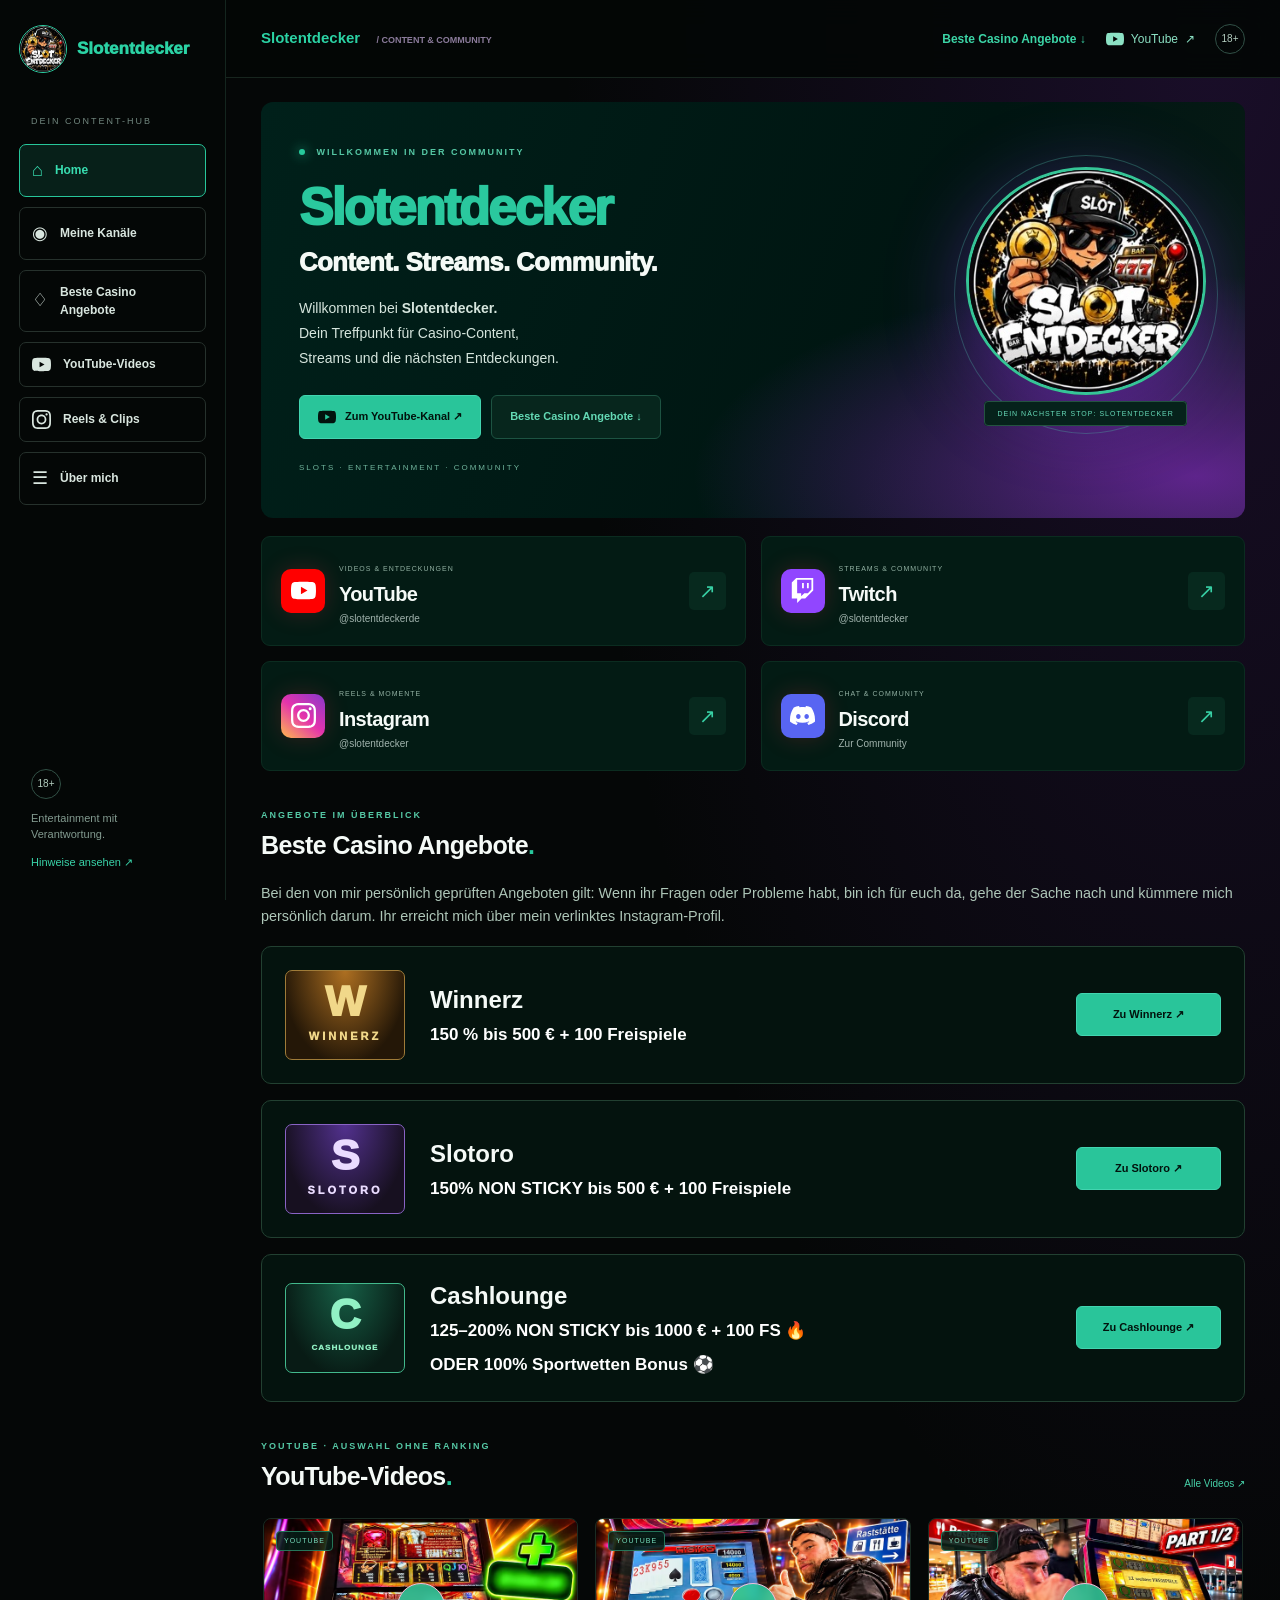
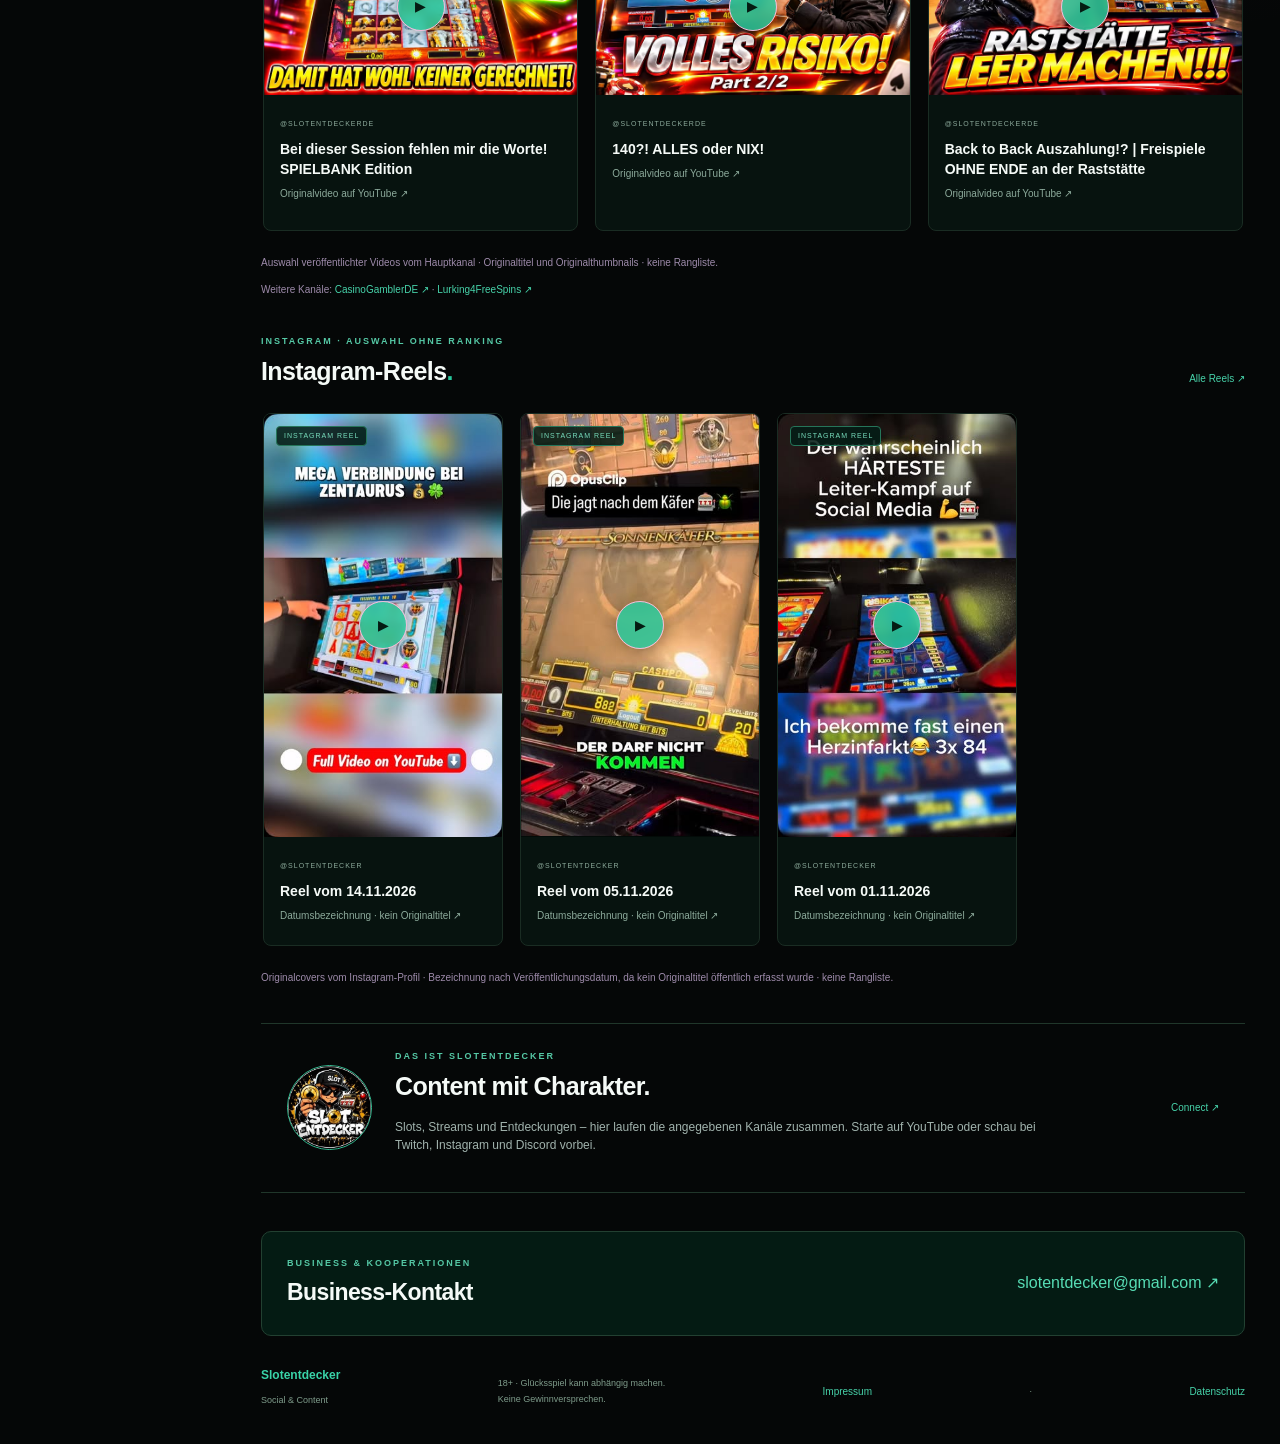
<file: index.html>
<!doctype html><html lang="de"><head><meta charset="utf-8"><meta name="robots" content="noindex,nofollow"><meta name="viewport" content="width=device-width,initial-scale=1"><meta name="theme-color" content="#100c1e"><title>Slotentdecker · Content & Community.</title><link rel="icon" href="assets/avatar.jpg"><link rel="stylesheet" href="style.css?v=inline-logos5"></head><body>
<aside id="sidebar"><a class="brand" href="#home"><img src="assets/avatar.jpg" alt="Slotentdecker Logo"><span>Slotentdecker</span></a><span class="nav-label">DEIN CONTENT-HUB</span><nav aria-label="Hauptnavigation"><a class="active" href="#home">⌂ <span>Home</span></a><a href="#social">◉ <span>Meine Kanäle</span></a><a href="#angebote">♢ <span>Beste Casino Angebote</span></a><a href="#videos"><svg class="brand-icon" width="24" height="24" fill="currentColor" aria-hidden="true" focusable="false" viewBox="0 0 24 24" xmlns="http://www.w3.org/2000/svg"><path d="M23.498 6.186a3.016 3.016 0 0 0-2.122-2.136C19.505 3.545 12 3.545 12 3.545s-7.505 0-9.377.505A3.017 3.017 0 0 0 .502 6.186C0 8.07 0 12 0 12s0 3.93.502 5.814a3.016 3.016 0 0 0 2.122 2.136c1.871.505 9.376.505 9.376.505s7.505 0 9.377-.505a3.015 3.015 0 0 0 2.122-2.136C24 15.93 24 12 24 12s0-3.93-.502-5.814zM9.545 15.568V8.432L15.818 12l-6.273 3.568z"/></svg> <span>YouTube-Videos</span></a><a href="#reels"><svg class="brand-icon" width="24" height="24" fill="currentColor" aria-hidden="true" focusable="false" viewBox="0 0 24 24" xmlns="http://www.w3.org/2000/svg"><path d="M7.0301.084c-1.2768.0602-2.1487.264-2.911.5634-.7888.3075-1.4575.72-2.1228 1.3877-.6652.6677-1.075 1.3368-1.3802 2.127-.2954.7638-.4956 1.6365-.552 2.914-.0564 1.2775-.0689 1.6882-.0626 4.947.0062 3.2586.0206 3.6671.0825 4.9473.061 1.2765.264 2.1482.5635 2.9107.308.7889.72 1.4573 1.388 2.1228.6679.6655 1.3365 1.0743 2.1285 1.38.7632.295 1.6361.4961 2.9134.552 1.2773.056 1.6884.069 4.9462.0627 3.2578-.0062 3.668-.0207 4.9478-.0814 1.28-.0607 2.147-.2652 2.9098-.5633.7889-.3086 1.4578-.72 2.1228-1.3881.665-.6682 1.0745-1.3378 1.3795-2.1284.2957-.7632.4966-1.636.552-2.9124.056-1.2809.0692-1.6898.063-4.948-.0063-3.2583-.021-3.6668-.0817-4.9465-.0607-1.2797-.264-2.1487-.5633-2.9117-.3084-.7889-.72-1.4568-1.3876-2.1228C21.2982 1.33 20.628.9208 19.8378.6165 19.074.321 18.2017.1197 16.9244.0645 15.6471.0093 15.236-.005 11.977.0014 8.718.0076 8.31.0215 7.0301.0839m.1402 21.6932c-1.17-.0509-1.8053-.2453-2.2287-.408-.5606-.216-.96-.4771-1.3819-.895-.422-.4178-.6811-.8186-.9-1.378-.1644-.4234-.3624-1.058-.4171-2.228-.0595-1.2645-.072-1.6442-.079-4.848-.007-3.2037.0053-3.583.0607-4.848.05-1.169.2456-1.805.408-2.2282.216-.5613.4762-.96.895-1.3816.4188-.4217.8184-.6814 1.3783-.9003.423-.1651 1.0575-.3614 2.227-.4171 1.2655-.06 1.6447-.072 4.848-.079 3.2033-.007 3.5835.005 4.8495.0608 1.169.0508 1.8053.2445 2.228.408.5608.216.96.4754 1.3816.895.4217.4194.6816.8176.9005 1.3787.1653.4217.3617 1.056.4169 2.2263.0602 1.2655.0739 1.645.0796 4.848.0058 3.203-.0055 3.5834-.061 4.848-.051 1.17-.245 1.8055-.408 2.2294-.216.5604-.4763.96-.8954 1.3814-.419.4215-.8181.6811-1.3783.9-.4224.1649-1.0577.3617-2.2262.4174-1.2656.0595-1.6448.072-4.8493.079-3.2045.007-3.5825-.006-4.848-.0608M16.953 5.5864A1.44 1.44 0 1 0 18.39 4.144a1.44 1.44 0 0 0-1.437 1.4424M5.8385 12.012c.0067 3.4032 2.7706 6.1557 6.173 6.1493 3.4026-.0065 6.157-2.7701 6.1506-6.1733-.0065-3.4032-2.771-6.1565-6.174-6.1498-3.403.0067-6.156 2.771-6.1496 6.1738M8 12.0077a4 4 0 1 1 4.008 3.9921A3.9996 3.9996 0 0 1 8 12.0077"/></svg> <span>Reels & Clips</span></a><a href="#about">☰ <span>Über mich</span></a></nav><div class="side-bottom"><span class="age">18+</span><p>Entertainment mit Verantwortung.</p><a href="#hinweise">Hinweise ansehen ↗</a></div></aside>
<div class="shade" id="shade"></div><div class="shell"><header><button id="menu" aria-label="Menü öffnen" aria-expanded="false" aria-controls="sidebar">☰</button><a class="top-title" href="#home">Slotentdecker <span>/ CONTENT & COMMUNITY</span></a><div class="top-actions"><a class="offers-shortcut" href="#angebote">Beste Casino Angebote ↓</a><a href="https://youtube.com/@slotentdeckerde?si=ZZp0mQnXrc79OMPe" target="_blank" rel="noopener noreferrer"><svg class="brand-icon" width="24" height="24" fill="currentColor" aria-hidden="true" focusable="false" viewBox="0 0 24 24" xmlns="http://www.w3.org/2000/svg"><path d="M23.498 6.186a3.016 3.016 0 0 0-2.122-2.136C19.505 3.545 12 3.545 12 3.545s-7.505 0-9.377.505A3.017 3.017 0 0 0 .502 6.186C0 8.07 0 12 0 12s0 3.93.502 5.814a3.016 3.016 0 0 0 2.122 2.136c1.871.505 9.376.505 9.376.505s7.505 0 9.377-.505a3.015 3.015 0 0 0 2.122-2.136C24 15.93 24 12 24 12s0-3.93-.502-5.814zM9.545 15.568V8.432L15.818 12l-6.273 3.568z"/></svg> <span>YouTube</span> ↗</a><span class="age">18+</span></div></header>
<main id="home"><section class="hero"><div class="hero-copy"><div class="eyebrow"><i></i> WILLKOMMEN IN DER COMMUNITY</div><h1>Slotentdecker<em>Content. Streams. Community.</em></h1><p>Willkommen bei <strong>Slotentdecker.</strong><br>Dein Treffpunkt für Casino-Content,<br>Streams und die nächsten Entdeckungen.</p><div class="buttons"><a class="btn primary" href="https://youtube.com/@slotentdeckerde?si=ZZp0mQnXrc79OMPe" target="_blank" rel="noopener noreferrer"><svg class="brand-icon" width="24" height="24" fill="currentColor" aria-hidden="true" focusable="false" viewBox="0 0 24 24" xmlns="http://www.w3.org/2000/svg"><path d="M23.498 6.186a3.016 3.016 0 0 0-2.122-2.136C19.505 3.545 12 3.545 12 3.545s-7.505 0-9.377.505A3.017 3.017 0 0 0 .502 6.186C0 8.07 0 12 0 12s0 3.93.502 5.814a3.016 3.016 0 0 0 2.122 2.136c1.871.505 9.376.505 9.376.505s7.505 0 9.377-.505a3.015 3.015 0 0 0 2.122-2.136C24 15.93 24 12 24 12s0-3.93-.502-5.814zM9.545 15.568V8.432L15.818 12l-6.273 3.568z"/></svg> Zum YouTube-Kanal ↗</a><a class="btn glass" href="#angebote">Beste Casino Angebote ↓</a></div><span class="hero-note">SLOTS · ENTERTAINMENT · COMMUNITY</span></div><div class="hero-brand"><div class="orbit"></div><img src="assets/avatar.jpg" alt="Original Slotentdecker Profilmotiv"><span class="brand-tag">DEIN NÄCHSTER STOP: SLOTENTDECKER</span></div><span class="miami-stamp">MIAMI<br><b>AFTER DARK</b></span></section>
<section id="social" class="social-grid" aria-label="Social-Media-Kanäle"><a class="social youtube" href="https://youtube.com/@slotentdeckerde?si=ZZp0mQnXrc79OMPe" target="_blank" rel="noopener noreferrer"><span class="social-icon"><svg class="brand-icon" width="24" height="24" fill="currentColor" aria-hidden="true" focusable="false" viewBox="0 0 24 24" xmlns="http://www.w3.org/2000/svg"><path d="M23.498 6.186a3.016 3.016 0 0 0-2.122-2.136C19.505 3.545 12 3.545 12 3.545s-7.505 0-9.377.505A3.017 3.017 0 0 0 .502 6.186C0 8.07 0 12 0 12s0 3.93.502 5.814a3.016 3.016 0 0 0 2.122 2.136c1.871.505 9.376.505 9.376.505s7.505 0 9.377-.505a3.015 3.015 0 0 0 2.122-2.136C24 15.93 24 12 24 12s0-3.93-.502-5.814zM9.545 15.568V8.432L15.818 12l-6.273 3.568z"/></svg></span><div><small>VIDEOS & ENTDECKUNGEN</small><h2>YouTube</h2><p>@slotentdeckerde</p></div><span class="arrow">↗</span></a><a class="social twitch" href="https://m.twitch.tv/slotentdecker/home" target="_blank" rel="noopener noreferrer"><span class="social-icon"><svg class="brand-icon" width="24" height="24" fill="currentColor" aria-hidden="true" focusable="false" viewBox="0 0 24 24" xmlns="http://www.w3.org/2000/svg"><path d="M11.571 4.714h1.715v5.143H11.57zm4.715 0H18v5.143h-1.714zM6 0L1.714 4.286v15.428h5.143V24l4.286-4.286h3.428L22.286 12V0zm14.571 11.143l-3.428 3.428h-3.429l-3 3v-3H6.857V1.714h13.714Z"/></svg></span><div><small>STREAMS & COMMUNITY</small><h2>Twitch</h2><p>@slotentdecker</p></div><span class="arrow">↗</span></a><a class="social insta" href="https://www.instagram.com/slotentdecker/" target="_blank" rel="noopener noreferrer"><span class="social-icon"><svg class="brand-icon" width="24" height="24" fill="currentColor" aria-hidden="true" focusable="false" viewBox="0 0 24 24" xmlns="http://www.w3.org/2000/svg"><path d="M7.0301.084c-1.2768.0602-2.1487.264-2.911.5634-.7888.3075-1.4575.72-2.1228 1.3877-.6652.6677-1.075 1.3368-1.3802 2.127-.2954.7638-.4956 1.6365-.552 2.914-.0564 1.2775-.0689 1.6882-.0626 4.947.0062 3.2586.0206 3.6671.0825 4.9473.061 1.2765.264 2.1482.5635 2.9107.308.7889.72 1.4573 1.388 2.1228.6679.6655 1.3365 1.0743 2.1285 1.38.7632.295 1.6361.4961 2.9134.552 1.2773.056 1.6884.069 4.9462.0627 3.2578-.0062 3.668-.0207 4.9478-.0814 1.28-.0607 2.147-.2652 2.9098-.5633.7889-.3086 1.4578-.72 2.1228-1.3881.665-.6682 1.0745-1.3378 1.3795-2.1284.2957-.7632.4966-1.636.552-2.9124.056-1.2809.0692-1.6898.063-4.948-.0063-3.2583-.021-3.6668-.0817-4.9465-.0607-1.2797-.264-2.1487-.5633-2.9117-.3084-.7889-.72-1.4568-1.3876-2.1228C21.2982 1.33 20.628.9208 19.8378.6165 19.074.321 18.2017.1197 16.9244.0645 15.6471.0093 15.236-.005 11.977.0014 8.718.0076 8.31.0215 7.0301.0839m.1402 21.6932c-1.17-.0509-1.8053-.2453-2.2287-.408-.5606-.216-.96-.4771-1.3819-.895-.422-.4178-.6811-.8186-.9-1.378-.1644-.4234-.3624-1.058-.4171-2.228-.0595-1.2645-.072-1.6442-.079-4.848-.007-3.2037.0053-3.583.0607-4.848.05-1.169.2456-1.805.408-2.2282.216-.5613.4762-.96.895-1.3816.4188-.4217.8184-.6814 1.3783-.9003.423-.1651 1.0575-.3614 2.227-.4171 1.2655-.06 1.6447-.072 4.848-.079 3.2033-.007 3.5835.005 4.8495.0608 1.169.0508 1.8053.2445 2.228.408.5608.216.96.4754 1.3816.895.4217.4194.6816.8176.9005 1.3787.1653.4217.3617 1.056.4169 2.2263.0602 1.2655.0739 1.645.0796 4.848.0058 3.203-.0055 3.5834-.061 4.848-.051 1.17-.245 1.8055-.408 2.2294-.216.5604-.4763.96-.8954 1.3814-.419.4215-.8181.6811-1.3783.9-.4224.1649-1.0577.3617-2.2262.4174-1.2656.0595-1.6448.072-4.8493.079-3.2045.007-3.5825-.006-4.848-.0608M16.953 5.5864A1.44 1.44 0 1 0 18.39 4.144a1.44 1.44 0 0 0-1.437 1.4424M5.8385 12.012c.0067 3.4032 2.7706 6.1557 6.173 6.1493 3.4026-.0065 6.157-2.7701 6.1506-6.1733-.0065-3.4032-2.771-6.1565-6.174-6.1498-3.403.0067-6.156 2.771-6.1496 6.1738M8 12.0077a4 4 0 1 1 4.008 3.9921A3.9996 3.9996 0 0 1 8 12.0077"/></svg></span><div><small>REELS & MOMENTE</small><h2>Instagram</h2><p>@slotentdecker</p></div><span class="arrow">↗</span></a><a class="social discord" href="https://discord.gg/9DRCgwRAJ" target="_blank" rel="noopener noreferrer"><span class="social-icon"><svg class="brand-icon" width="24" height="24" fill="currentColor" aria-hidden="true" focusable="false" viewBox="0 0 24 24" xmlns="http://www.w3.org/2000/svg"><path d="M20.317 4.3698a19.7913 19.7913 0 00-4.8851-1.5152.0741.0741 0 00-.0785.0371c-.211.3753-.4447.8648-.6083 1.2495-1.8447-.2762-3.68-.2762-5.4868 0-.1636-.3933-.4058-.8742-.6177-1.2495a.077.077 0 00-.0785-.037 19.7363 19.7363 0 00-4.8852 1.515.0699.0699 0 00-.0321.0277C.5334 9.0458-.319 13.5799.0992 18.0578a.0824.0824 0 00.0312.0561c2.0528 1.5076 4.0413 2.4228 5.9929 3.0294a.0777.0777 0 00.0842-.0276c.4616-.6304.8731-1.2952 1.226-1.9942a.076.076 0 00-.0416-.1057c-.6528-.2476-1.2743-.5495-1.8722-.8923a.077.077 0 01-.0076-.1277c.1258-.0943.2517-.1923.3718-.2914a.0743.0743 0 01.0776-.0105c3.9278 1.7933 8.18 1.7933 12.0614 0a.0739.0739 0 01.0785.0095c.1202.099.246.1981.3728.2924a.077.077 0 01-.0066.1276 12.2986 12.2986 0 01-1.873.8914.0766.0766 0 00-.0407.1067c.3604.698.7719 1.3628 1.225 1.9932a.076.076 0 00.0842.0286c1.961-.6067 3.9495-1.5219 6.0023-3.0294a.077.077 0 00.0313-.0552c.5004-5.177-.8382-9.6739-3.5485-13.6604a.061.061 0 00-.0312-.0286zM8.02 15.3312c-1.1825 0-2.1569-1.0857-2.1569-2.419 0-1.3332.9555-2.4189 2.157-2.4189 1.2108 0 2.1757 1.0952 2.1568 2.419 0 1.3332-.9555 2.4189-2.1569 2.4189zm7.9748 0c-1.1825 0-2.1569-1.0857-2.1569-2.419 0-1.3332.9554-2.4189 2.1569-2.4189 1.2108 0 2.1757 1.0952 2.1568 2.419 0 1.3332-.946 2.4189-2.1568 2.4189Z"/></svg></span><div><small>CHAT & COMMUNITY</small><h2>Discord</h2><p>Zur Community</p></div><span class="arrow">↗</span></a></section>
<section id="angebote"><div class="section-head"><div><div class="eyebrow">ANGEBOTE IM ÜBERBLICK</div><h2>Beste Casino Angebote<span>.</span></h2></div></div>
<p class="se-offers-note" lang="de">Bei den von mir persönlich geprüften Angeboten gilt: Wenn ihr Fragen oder Probleme habt, bin ich für euch da, gehe der Sache nach und kümmere mich persönlich darum. Ihr erreicht mich über mein verlinktes Instagram-Profil.</p>
<style>
.se-offers-note{margin:0 0 18px;padding:0;color:inherit;font-family:inherit;font-size:.9rem;line-height:1.6}
</style>
<div class="offer"><div class="winnerz">W<span>WINNERZ</span></div><div class="offer-copy"><h3>Winnerz</h3><p><strong>150 % bis 500 € + 100 Freispiele</strong></p></div><a class="btn primary" href="https://go.spinwise.partners/visit/?bta=982855&amp;brand=winnerz&amp;utm_campaign=DACH_VINI" target="_blank" rel="sponsored noopener noreferrer">Zu Winnerz ↗</a></div><div class="offer offer-slotoro"><div class="winnerz slotoro-mark">S<span>SLOTORO</span></div><div class="offer-copy"><h3>Slotoro</h3><p><strong>150% NON STICKY bis 500 € + 100 Freispiele</strong></p></div><a class="btn primary" href="https://get-fastpromo.com/l/6b04169fa705ea4cba03aa22" target="_blank" rel="sponsored noopener noreferrer">Zu Slotoro ↗</a></div><div class="offer offer-cashlounge"><div class="winnerz cashlounge-mark">C<span>CASHLOUNGE</span></div><div class="offer-copy"><h3>Cashlounge</h3><p><strong>125–200% NON STICKY bis 1000 € + 100 FS 🔥</strong></p><p class="bonus-alternative"><strong>ODER 100% Sportwetten Bonus ⚽️</strong></p></div><a class="btn primary" href="https://track.trafficflowpartners.com/visit/?bta=36725&amp;nci=6026&amp;utm_campaign=pro" target="_blank" rel="sponsored noopener noreferrer">Zu Cashlounge ↗</a></div></section>
<section id="videos"><div class="section-head"><div><div class="eyebrow">YOUTUBE · AUSWAHL OHNE RANKING</div><h2>YouTube-Videos<span>.</span></h2></div><a class="text-link" href="https://youtube.com/@slotentdeckerde/videos" target="_blank" rel="noopener noreferrer">Alle Videos ↗</a></div><div class="media-strip videos-strip" tabindex="0" role="region" aria-label="YouTube-Videos – horizontal scrollbar"><a class="media-card" href="https://www.youtube.com/watch?v=xweXO_4A0io" target="_blank" rel="noopener noreferrer"><div class="media-cover"><img src="assets/youtube-1.avif" alt="Originalcover: Bei dieser Session fehlen mir die Worte! SPIELBANK Edition" loading="lazy"><span class="tile-label">YOUTUBE</span><span class="play" aria-hidden="true">▶</span><span class="cover-fallback" hidden>Originalcover nicht verfügbar</span></div><div class="card-copy"><small>@SLOTENTDECKERDE</small><h3>Bei dieser Session fehlen mir die Worte! SPIELBANK Edition</h3><p>Originalvideo auf YouTube <span aria-hidden="true">↗</span></p></div></a><a class="media-card" href="https://www.youtube.com/watch?v=YloTCqBLggA" target="_blank" rel="noopener noreferrer"><div class="media-cover"><img src="assets/youtube-2.avif" alt="Originalcover: 140?! ALLES oder NIX!" loading="lazy"><span class="tile-label">YOUTUBE</span><span class="play" aria-hidden="true">▶</span><span class="cover-fallback" hidden>Originalcover nicht verfügbar</span></div><div class="card-copy"><small>@SLOTENTDECKERDE</small><h3>140?! ALLES oder NIX!</h3><p>Originalvideo auf YouTube <span aria-hidden="true">↗</span></p></div></a><a class="media-card" href="https://www.youtube.com/watch?v=cWnUZFW03pE" target="_blank" rel="noopener noreferrer"><div class="media-cover"><img src="assets/youtube-3.avif" alt="Originalcover: Back to Back Auszahlung!? | Freispiele OHNE ENDE an der Raststätte" loading="lazy"><span class="tile-label">YOUTUBE</span><span class="play" aria-hidden="true">▶</span><span class="cover-fallback" hidden>Originalcover nicht verfügbar</span></div><div class="card-copy"><small>@SLOTENTDECKERDE</small><h3>Back to Back Auszahlung!? | Freispiele OHNE ENDE an der Raststätte</h3><p>Originalvideo auf YouTube <span aria-hidden="true">↗</span></p></div></a></div><p class="section-note">Auswahl veröffentlichter Videos vom Hauptkanal · Originaltitel und Originalthumbnails · keine Rangliste.</p><p class="section-note">Weitere Kanäle: <a class="text-link" href="https://youtube.com/@casinogamblerde" target="_blank" rel="noopener noreferrer">CasinoGamblerDE ↗</a> · <a class="text-link" href="https://youtube.com/@lurking4freespins" target="_blank" rel="noopener noreferrer">Lurking4FreeSpins ↗</a></p></section>
<section id="reels"><div class="section-head"><div><div class="eyebrow">INSTAGRAM · AUSWAHL OHNE RANKING</div><h2>Instagram-Reels<span>.</span></h2></div><a class="text-link" href="https://www.instagram.com/slotentdecker/" target="_blank" rel="noopener noreferrer">Alle Reels ↗</a></div><div class="media-strip reels-strip" tabindex="0" role="region" aria-label="Instagram-Reels – horizontal scrollbar"><a class="media-card" href="https://www.instagram.com/slotentdecker/reel/Dftw1dToblQ/" target="_blank" rel="noopener noreferrer"><div class="media-cover"><img src="assets/instagram-1.jpg" alt="Originalcover: Reel vom 14.11.2026" loading="lazy"><span class="tile-label">INSTAGRAM REEL</span><span class="play" aria-hidden="true">▶</span><span class="cover-fallback" hidden>Originalcover nicht verfügbar</span></div><div class="card-copy"><small>@SLOTENTDECKER</small><h3>Reel vom 14.11.2026</h3><p>Datumsbezeichnung · kein Originaltitel <span aria-hidden="true">↗</span></p></div></a><a class="media-card" href="https://www.instagram.com/slotentdecker/reel/DfXvfOqo4B9/" target="_blank" rel="noopener noreferrer"><div class="media-cover"><img src="assets/instagram-2.jpg" alt="Originalcover: Reel vom 05.11.2026" loading="lazy"><span class="tile-label">INSTAGRAM REEL</span><span class="play" aria-hidden="true">▶</span><span class="cover-fallback" hidden>Originalcover nicht verfügbar</span></div><div class="card-copy"><small>@SLOTENTDECKER</small><h3>Reel vom 05.11.2026</h3><p>Datumsbezeichnung · kein Originaltitel <span aria-hidden="true">↗</span></p></div></a><a class="media-card" href="https://www.instagram.com/slotentdecker/reel/DfMLfl_Iy3h/" target="_blank" rel="noopener noreferrer"><div class="media-cover"><img src="assets/instagram-3.jpg" alt="Originalcover: Reel vom 01.11.2026" loading="lazy"><span class="tile-label">INSTAGRAM REEL</span><span class="play" aria-hidden="true">▶</span><span class="cover-fallback" hidden>Originalcover nicht verfügbar</span></div><div class="card-copy"><small>@SLOTENTDECKER</small><h3>Reel vom 01.11.2026</h3><p>Datumsbezeichnung · kein Originaltitel <span aria-hidden="true">↗</span></p></div></a></div><p class="section-note">Originalcovers vom Instagram-Profil · Bezeichnung nach Veröffentlichungsdatum, da kein Originaltitel öffentlich erfasst wurde · keine Rangliste.</p></section>

<section id="about" class="about"><img src="assets/avatar.jpg" alt="Slotentdecker"><div><div class="eyebrow">DAS IST SLOTENTDECKER</div><h2>Content mit Charakter.</h2><p>Slots, Streams und Entdeckungen – hier laufen die angegebenen Kanäle zusammen. Starte auf YouTube oder schau bei Twitch, Instagram und Discord vorbei.</p></div><a class="text-link" href="#social">Connect ↗</a></section>
<section id="kontakt" class="business-contact"><div><div class="eyebrow">BUSINESS & KOOPERATIONEN</div><h2>Business-Kontakt</h2></div><a href="mailto:slotentdecker@gmail.com">slotentdecker@gmail.com ↗</a></section>
<footer id="hinweise"><div><b><span class="gold">Slotentdecker</span></b><p>Social & Content</p></div><p>18+ · Glücksspiel kann abhängig machen.<br>Keine Gewinnversprechen.</p><a class="text-link" href="impressum.html">Impressum</a> · <a class="text-link" href="datenschutz.html">Datenschutz</a></footer></main></div>
<dialog id="info"><button class="close" aria-label="Schließen">×</button><div class="eyebrow">LOKALER ENTWURF</div><h2 id="dialog-title"></h2><p id="dialog-text"></p><button class="btn primary close-bottom">Verstanden</button></dialog><script src="app.js"></script></body></html>
</file>
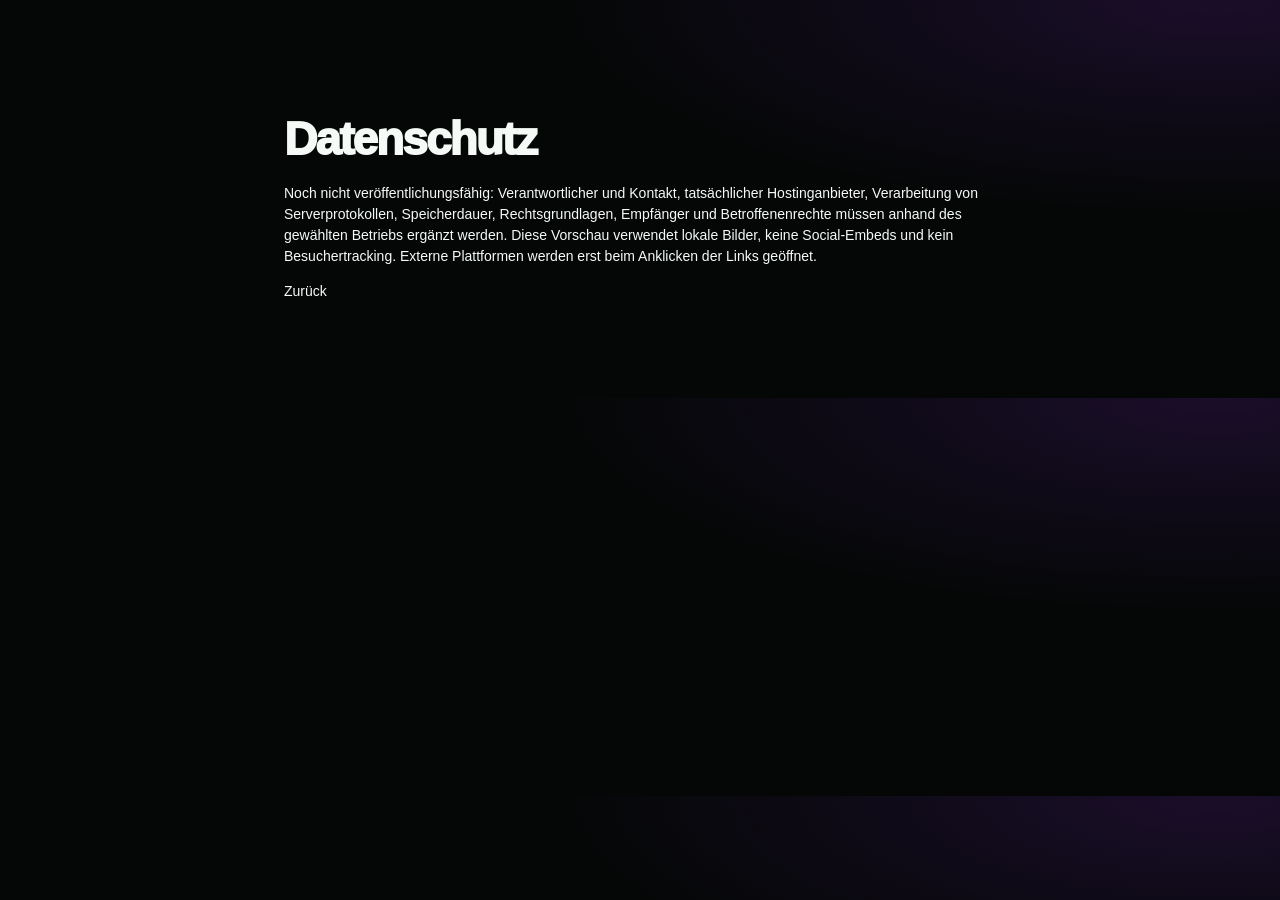
<file: datenschutz.html>
<!doctype html><html lang="de"><meta charset="utf-8"><meta name="viewport" content="width=device-width,initial-scale=1"><meta name="robots" content="noindex,nofollow"><title>Datenschutz</title><link rel="stylesheet" href="style.css"><main style="max-width:760px;margin:8vh auto;padding:24px"><h1>Datenschutz</h1><p>Noch nicht veröffentlichungsfähig: Verantwortlicher und Kontakt, tatsächlicher Hostinganbieter, Verarbeitung von Serverprotokollen, Speicherdauer, Rechtsgrundlagen, Empfänger und Betroffenenrechte müssen anhand des gewählten Betriebs ergänzt werden. Diese Vorschau verwendet lokale Bilder, keine Social-Embeds und kein Besuchertracking. Externe Plattformen werden erst beim Anklicken der Links geöffnet.</p><a href="index.html">Zurück</a></main></html>
</file>
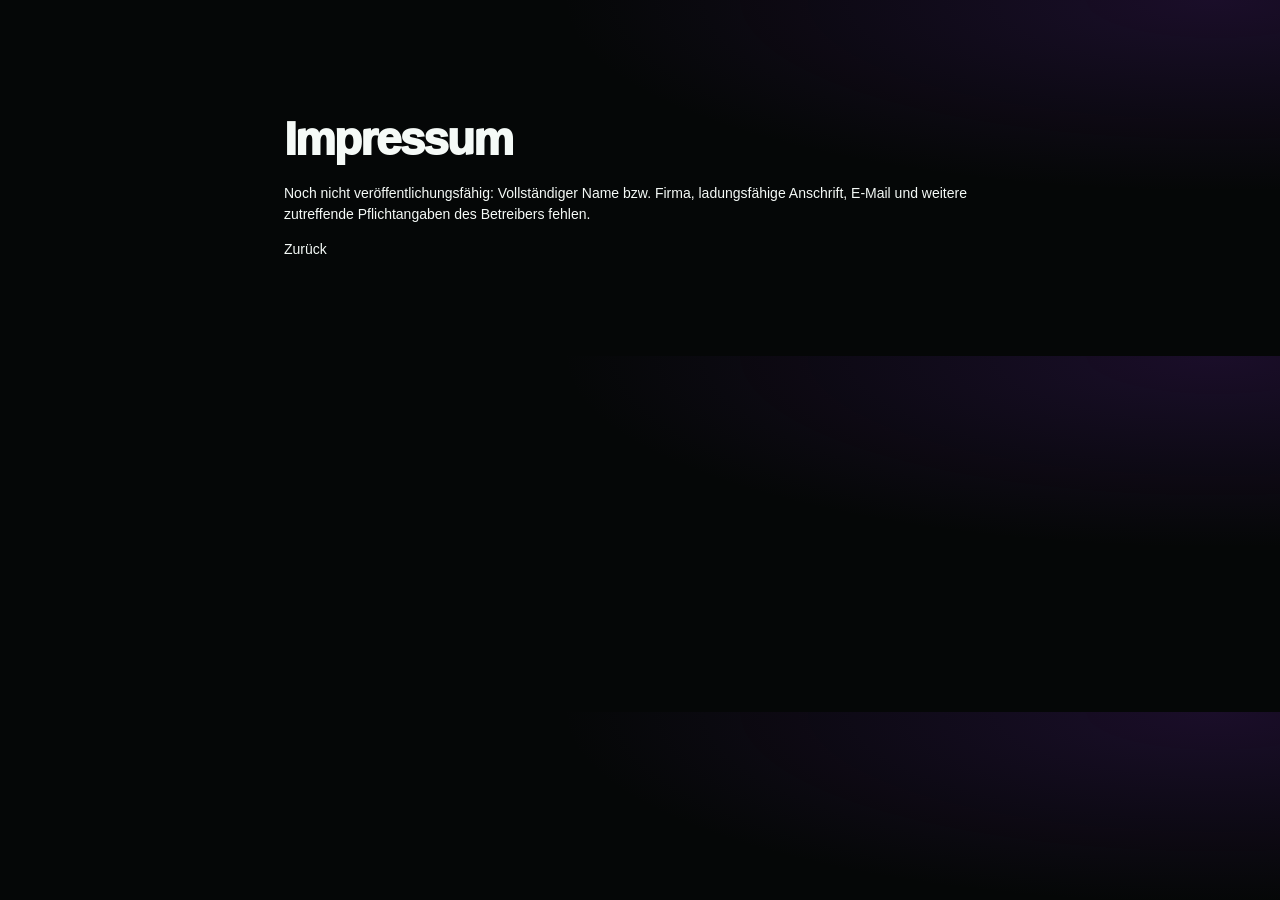
<file: impressum.html>
<!doctype html><html lang="de"><meta charset="utf-8"><meta name="viewport" content="width=device-width,initial-scale=1"><meta name="robots" content="noindex,nofollow"><title>Impressum</title><link rel="stylesheet" href="style.css"><main style="max-width:760px;margin:8vh auto;padding:24px"><h1>Impressum</h1><p>Noch nicht veröffentlichungsfähig: Vollständiger Name bzw. Firma, ladungsfähige Anschrift, E-Mail und weitere zutreffende Pflichtangaben des Betreibers fehlen.</p><a href="index.html">Zurück</a></main></html>
</file>
<file: style.css>
:root{--bg:#100c1e;--panel:#1a142b;--line:#37243f;--pink:#ff3ba7;--gold:#ffd87e;--muted:#b9adc8}*{box-sizing:border-box}html{scroll-behavior:smooth;scroll-padding-top:92px}body{margin:0;background:var(--bg);color:#fff;font-family:Arial,Helvetica,sans-serif;font-size:14px;line-height:1.5}a{color:inherit;text-decoration:none}button{font:inherit;cursor:pointer}a,button{touch-action:manipulation}a:focus-visible,button:focus-visible{outline:3px solid var(--gold);outline-offset:5px}aside{width:226px;position:fixed;inset:0 auto 0 0;background:linear-gradient(160deg,#181021,#100d19);border-right:1px solid var(--line);padding:30px 19px;z-index:30;display:flex;flex-direction:column}.brand{display:flex;align-items:center;gap:10px;font-size:16px;font-weight:1000;line-height:1.1}.brand img{width:48px;height:48px;border-radius:50%;border:1px solid #d3ab59}.brand>span>span{display:block;font-size:12px;letter-spacing:1px}.gold{color:var(--gold)}.nav-label{font-size:9px;letter-spacing:2px;color:#93829f;margin:42px 12px 15px}nav{display:grid;gap:9px}nav a{display:flex;align-items:center;gap:12px;padding:13px 12px;border:1px solid transparent;border-radius:8px;color:#bcaecb;font-size:18px}nav a span{font-size:12px;font-weight:bold}nav a:hover,nav a.active{background:linear-gradient(90deg,#5e204b66,#39204433);border-color:#79335e;color:#ff7bc3}nav small{font-size:6px;color:var(--gold);margin-left:auto}.side-bottom{margin-top:auto;padding:25px 12px 0;color:#ac9abb;font-size:11px}.side-bottom a{color:var(--gold)}.age{border:1px solid #6a546d;border-radius:50%;width:30px;height:30px;display:inline-flex;align-items:center;justify-content:center;font-size:10px;color:#cbb8d1}.shell{margin-left:226px}header{height:78px;padding:0 35px;display:flex;align-items:center;justify-content:space-between;border-bottom:1px solid var(--line);background:#110d1deF;position:sticky;top:0;z-index:20;backdrop-filter:blur(14px)}.top-title{font-weight:bold;font-size:11px;letter-spacing:1.3px}.top-title span{color:#8b7b9b;font-size:9px;margin-left:12px}.top-actions{display:flex;align-items:center;gap:20px}.top-actions a{color:#f3c0dd;font-size:12px}#menu{display:none}main{max-width:1550px;margin:auto;padding:28px 35px 0}.hero{min-height:430px;border:1px solid #9a3d8c;border-radius:15px;position:relative;overflow:hidden;background:linear-gradient(90deg,#190e32 0%,#210e37d9 34%,#250f3544 80%),url('assets/miami.svg') center/cover;box-shadow:0 12px 70px #b22c9822}.hero-copy{position:relative;z-index:2;padding:42px 38px}.eyebrow{font-size:9px;letter-spacing:2px;font-weight:bold;color:#d79dca}.eyebrow i{display:inline-block;width:6px;height:6px;background:var(--pink);border-radius:50%;box-shadow:0 0 12px var(--pink);margin-right:7px}h1{font-size:clamp(32px,3.6vw,58px);line-height:1.03;font-weight:1000;letter-spacing:-2px;margin:20px 0}h1 em{font-style:normal;background:linear-gradient(100deg,#ff82ca,#ffcee7 35%,#ffd87e);background-clip:text;color:transparent;text-shadow:0 0 30px #ff54b522}.hero p{color:#dfcce6;font-size:13px;line-height:1.8}.buttons{display:flex;gap:10px;margin-top:23px}.btn{display:inline-flex;align-items:center;justify-content:center;gap:9px;padding:12px 18px;border-radius:7px;font-size:11px;font-weight:bold;border:1px solid #73506e}.primary{background:linear-gradient(105deg,#ff409d,#d62c9e);color:white;border-color:#ff7bc3;box-shadow:0 5px 25px #ea258c35}.glass{background:#221731bb;color:#f4d6ed}.btn:hover{filter:brightness(1.15)}.hero-note{display:block;font-size:8px;letter-spacing:2px;color:#bfa0c6;margin-top:23px}.hero-brand{position:absolute;right:7%;top:48px;width:270px;text-align:center}.hero-brand img{width:100%;border-radius:50%;position:relative;box-shadow:0 0 50px #ff45ac55}.orbit{position:absolute;inset:-12px;border:1px solid #e8ab6c88;border-radius:50%;box-shadow:0 0 20px #e9459e33}.brand-tag{position:relative;background:#1b1027;padding:8px 12px;border:1px solid #ab6c6e;border-radius:4px;color:#ffdb9e;font-size:7px;letter-spacing:1px;white-space:nowrap}.miami-stamp{position:absolute;right:25px;bottom:20px;font-size:25px;line-height:.8;font-style:italic;font-weight:900;color:#ffc6d0;opacity:.7;transform:rotate(-8deg)}.miami-stamp b{font-size:8px;letter-spacing:3px}.social-grid{display:grid;grid-template-columns:repeat(3,1fr);gap:15px;margin:20px 0 36px}.social{display:flex;align-items:center;gap:14px;padding:19px;border:1px solid var(--line);border-radius:10px;background:linear-gradient(115deg,#37203a,#1a142b);position:relative;overflow:hidden}.social:hover{border-color:#df5eb3;transform:translateY(-2px)}.social-icon{display:grid;place-items:center;width:44px;height:44px;border-radius:10px;background:#f33b58;font-size:23px;box-shadow:0 0 25px #ff354633}.twitch .social-icon{background:#8a3ff0}.insta .social-icon{background:linear-gradient(40deg,#ffbb4c,#e433ac,#8838cb)}.social small{font-size:7px;letter-spacing:1px;color:#c5accd}.social h2{font-size:19px;margin:2px 0}.social p{font-size:10px;margin:0;color:var(--muted)}.arrow{margin-left:auto;color:#b9a3c1;font-size:21px}section{scroll-margin-top:10px}.section-head{display:flex;justify-content:space-between;align-items:end;margin:31px 0 17px;gap:15px}h2{font-size:24px;letter-spacing:-.6px;margin:5px 0 0}h2>span{color:var(--pink)}.text-link{background:none;border:0;color:#e5b5d6;font-size:10px;padding:5px 0;white-space:nowrap}.video-grid{display:grid;grid-template-columns:repeat(3,1fr);gap:17px}.video-card{border:1px solid var(--line);background:#1b142a;border-radius:10px;overflow:hidden}.video-card:hover{border-color:#b7509d}.thumbnail{aspect-ratio:1.82;position:relative;overflow:hidden;background:#1c1233;display:flex;align-items:center;justify-content:center}.thumbnail img{width:100%;height:100%;object-fit:cover}.tile-label{position:absolute;left:12px;top:12px;border:1px solid #f4c8dd44;background:#180e27cc;border-radius:4px;padding:4px 7px;font-size:7px;letter-spacing:1px;color:#f4d7e9}.play{position:absolute;top:50%;left:50%;transform:translate(-50%,-50%);width:42px;height:42px;display:grid;place-items:center;background:#140c27b3;border:1px solid #efbedb;border-radius:50%;font-size:14px;backdrop-filter:blur(5px)}.thumb-two{background:linear-gradient(130deg,#27133b22,#631c4f99),url('assets/miami.svg') 60% 45%/190%}.thumb-three{background:radial-gradient(at top right,#ab5b18,transparent),linear-gradient(135deg,#1c1230,#54233f)}.type-art{font-size:25px;font-weight:1000;font-style:italic;line-height:1.05;letter-spacing:-1px;transform:rotate(-7deg);text-shadow:3px 3px #340b48}.type-art b{color:var(--gold);font-size:23px}.card-copy{padding:16px}.card-copy small{font-size:7px;letter-spacing:1px;color:#c694bb}.card-copy h3{font-size:13px;margin:7px 0}.card-copy p{font-size:10px;color:var(--muted);margin:0}.section-note{font-size:10px;color:#9e8bab;margin:12px 0 0}.reel-grid{display:grid;grid-template-columns:1fr 1fr 1.35fr;gap:17px}.reel{height:280px;border-radius:10px;border:1px solid #79405c;position:relative;overflow:hidden;padding:20px;display:flex;align-items:end;background:linear-gradient(0deg,#140c23,transparent),url('assets/miami.svg') 75% center/auto 100%}.reel-two{background:linear-gradient(0deg,#1c1035,transparent),url('assets/miami.svg') 28% center/auto 100%}.reel-type{position:absolute;top:63px;left:20px;font-size:26px;line-height:1;font-weight:900;transform:rotate(-6deg);text-shadow:0 0 20px #ff3ba7}.reel-type em{font-size:22px;color:#ffd6a1}.reel small{font-size:9px;color:#d7b7d7}.reel h3{font-size:15px;margin:4px 0}.reel .play{top:59%}.community{position:relative;overflow:hidden;border:1px solid var(--line);border-radius:10px;background:radial-gradient(at bottom right,#74286166,transparent),#20152f;padding:27px}.community h3{font-size:24px;line-height:1.2;margin:18px 0 12px}.community p{font-size:12px;color:var(--muted);max-width:300px}.community .btn{margin-top:12px}.outline-star{position:absolute;right:10px;bottom:-35px;font-size:150px;color:#ff64b219;pointer-events:none}.status{font-size:9px;color:#d7b5b3;padding:6px 10px;background:#382430;border:1px solid #71424e;border-radius:20px}.offer{display:flex;align-items:center;gap:25px;padding:20px;background:linear-gradient(100deg,#3b2541,#1c1429 65%);border:1px solid #755040;border-radius:10px}.winnerz{width:120px;min-width:120px;height:90px;background:radial-gradient(#835527,#251a22);border:1px solid #ab8150;border-radius:7px;text-align:center;font-weight:1000;font-size:43px;color:#ffe3a2;line-height:1.4}.winnerz span{display:block;font-size:11px;letter-spacing:3px;line-height:1}.offer h3{font-size:23px;margin:4px 0}.offer p{font-size:11px;color:var(--muted);max-width:420px;margin:0}.offer .btn{margin-left:auto;white-space:nowrap}.locked{background:#302537;color:#ddcbd8;border-color:#705d73}.about{display:flex;align-items:center;gap:23px;margin:38px 0;padding:26px;border-top:1px solid var(--line);border-bottom:1px solid var(--line)}.about img{width:85px;height:85px;object-fit:cover;border-radius:50%;border:1px solid #d7a866}.about p{font-size:12px;color:var(--muted);max-width:650px}.about .text-link{margin-left:auto}footer{display:flex;align-items:center;justify-content:space-between;gap:20px;padding:0 0 27px;color:#9e8bab;font-size:9px}footer b{font-size:12px;color:white}footer p{line-height:1.7}dialog{color:white;background:#21162e;border:1px solid #bc5a96;border-radius:15px;padding:35px;max-width:500px;width:calc(100% - 36px);box-shadow:0 0 100px #a42a8044}dialog::backdrop{background:#080411ce;backdrop-filter:blur(6px)}dialog p{color:#cdbbd4;font-size:13px;line-height:1.8}.close{position:absolute;right:13px;top:8px;color:white;background:none;border:none;font-size:27px}.close-bottom{margin-top:15px}.shade{display:none}
@media(min-width:1550px){.hero-brand{right:11%;width:300px}.hero{min-height:460px}.hero-copy{padding:48px}}
@media(max-width:1150px){aside{width:195px;padding:25px 12px}.shell{margin-left:195px}main{padding:22px}header{padding:0 22px}.hero-brand{right:4%;width:215px;top:85px}.hero-copy{padding:30px 25px}.hero-copy p{font-size:12px}h1{font-size:39px}.hero{min-height:410px}.social{gap:9px;padding:14px}.social-icon{width:34px;height:36px;font-size:19px}.social h2{font-size:17px}.social small{font-size:6px}.offer{gap:16px}.offer .btn{padding:12px}.top-title span{display:none}.community{padding:20px}.community h3{font-size:20px}.reel-type{font-size:23px}.reel-type em{font-size:18px}}
@media(max-width:850px){aside{transform:translateX(-100%);width:240px;transition:transform .2s}.shell{margin-left:0}body.menu-open aside{transform:translateX(0)}body.menu-open .shade{display:block;position:fixed;inset:0;background:#080411aa;z-index:25}#menu{display:block;border:1px solid #583453;border-radius:6px;color:white;background:#25192f;width:36px;height:34px;margin-right:14px}header{height:65px;justify-content:start}.top-actions{margin-left:auto}.hero-brand{right:5%;width:220px}.hero-copy{padding:35px}.video-grid{gap:12px}.card-copy{padding:12px}.reel-grid{grid-template-columns:1fr 1fr 1.2fr}.community h3{font-size:19px}.offer{flex-wrap:wrap}.offer-copy{flex:1}.offer .btn{margin-left:auto}}
@media(max-width:600px){main{padding:14px}.top-title{font-size:9px;letter-spacing:.6px}header{padding:0 14px}.top-actions{gap:12px}.top-actions a span{display:none}.hero{min-height:650px;background-position:65% center}.hero-copy{padding:27px 22px}.eyebrow{font-size:8px;letter-spacing:1.4px}h1{font-size:39px;margin:19px 0 15px}.hero p{font-size:12px}.buttons{gap:8px;flex-wrap:wrap}.btn{font-size:10px;padding:12px 13px}.hero-note{font-size:7px;letter-spacing:1.3px}.hero-brand{width:205px;top:auto;bottom:50px;right:50%;transform:translateX(50%)}.brand-tag{font-size:6px}.miami-stamp{font-size:20px;right:15px;bottom:15px}.social-grid{grid-template-columns:1fr;margin:14px 0 28px;gap:9px}.social{padding:13px 17px}.social small{font-size:7px}.social h2{font-size:18px}.social-icon{height:40px;width:40px}.section-head{align-items:start;margin-top:27px}.section-head h2{font-size:21px}.text-link{font-size:9px}.video-grid{grid-template-columns:1fr}.thumbnail{aspect-ratio:1.9}.card-copy{padding:17px}.card-copy h3{font-size:15px}.card-copy small{font-size:8px}.card-copy p{font-size:11px}.type-art{font-size:35px}.type-art b{font-size:31px}.reel-grid{grid-template-columns:1fr 1fr;gap:11px}.reel{height:280px;padding:14px}.reel-type{font-size:22px;left:14px;top:70px}.reel-type em{font-size:17px}.reel h3{font-size:12px}.community{grid-column:1/-1;padding:25px}.community h3{font-size:25px}.community p{max-width:100%}.status{font-size:7px;max-width:110px;text-align:center}.offer{padding:16px;gap:15px}.winnerz{width:85px;min-width:85px;height:80px;font-size:38px}.winnerz span{font-size:8px}.offer-copy h3{font-size:21px}.offer p{font-size:10px}.offer .btn{width:100%;margin:0}.about{padding:23px 0;gap:15px;flex-wrap:wrap}.about img{width:66px;height:66px}.about>div{flex:1;min-width:220px}.about h2{font-size:22px}.about .text-link{margin-left:81px}footer{display:block;padding-bottom:20px}footer .text-link{margin-top:5px}.section-note{font-size:9px}dialog{padding:27px}dialog h2{font-size:23px}}
@media(prefers-reduced-motion:reduce){html{scroll-behavior:auto}*{transition:none!important}}

/* Original media cards: independent, reusable layout. */
.media-strip{display:grid;grid-template-columns:repeat(3,minmax(0,1fr));gap:17px;padding:5px 2px 12px}.media-card{min-width:0;display:block;border:1px solid var(--line);border-radius:11px;overflow:hidden;background:#1b142a;transition:transform .18s,border-color .18s,box-shadow .18s}.media-card:hover{transform:translateY(-3px);border-color:#e269b7;box-shadow:0 5px 22px #ff3ba71c}.media-cover{aspect-ratio:16/9;position:relative;background:#20162d;overflow:hidden;display:grid;place-items:center}.media-cover img{width:100%;height:100%;object-fit:cover;display:block}.media-card h3{line-height:1.45;font-size:14px;overflow-wrap:anywhere}.media-card .card-copy{min-height:135px}.media-card .play{width:48px;height:48px;box-shadow:0 2px 18px #0006}.reels-strip{grid-template-columns:repeat(3,minmax(0,240px));justify-content:start}.reels-strip .media-cover{aspect-ratio:9/16}.reels-strip img{object-fit:contain;background:#0d0915}.reels-strip .card-copy{min-height:108px}.cover-fallback{padding:25px;text-align:center;color:var(--muted)}.media-strip:focus-visible{outline:2px solid var(--gold);outline-offset:4px}
@media(max-width:700px){.media-strip{display:flex;overflow-x:auto;scroll-snap-type:x mandatory;gap:14px;overscroll-behavior-x:contain;padding:5px 3px 18px;scrollbar-color:#ae4a89 #20162d;scrollbar-width:thin}.media-card{flex:0 0 84%;scroll-snap-align:start}.reels-strip .media-card{flex-basis:65%;max-width:250px}.media-card .card-copy{padding:15px;min-height:138px}.reels-strip .card-copy{min-height:108px}.section-head h2{font-size:21px}}

.media-cover img[hidden],.cover-fallback[hidden]{display:none}

/* Startentdecker — dark mint visual direction */
:root{--bg:#050707;--panel:#071713;--line:#18342b;--pink:#28c79c;--gold:#39d3a8;--muted:#a1b3ad}
body{background:radial-gradient(ellipse at 95% 0,#54218844,transparent 38%),#050707;color:#f5faf7;font-family:Arial,Helvetica,sans-serif}
aside{background:#040706;border-color:#14251e;padding-top:25px}.brand{color:#2bd2a4;font-size:17px}.brand img{border-color:#2bd2a4}.brand>span{overflow-wrap:anywhere}.nav-label{color:#71867e}nav{gap:10px}nav a{border:1px solid #26312c;color:#d9e6df;border-radius:7px;padding:12px}nav a.active,nav a:hover{background:#072019;border-color:#27c69a;color:#38ddb0}.side-bottom{color:#839b90}.age{border-color:#315045;color:#b4cec0}
header{background:#040706ed;border-color:#17251e}.top-title{color:#2bd2a4;font-size:15px;letter-spacing:0}.top-actions a{color:#8ce1c4}main{padding-top:24px}.hero{min-height:395px;border:0;border-radius:12px;background:radial-gradient(ellipse at 95% 90%,#982bda99,transparent 38%),linear-gradient(110deg,#00201a,#001511 65%,#081b16);box-shadow:none}.hero-copy{padding:44px 38px;max-width:68%}.hero h1{font-size:clamp(30px,4vw,61px);letter-spacing:-2px;line-height:1.1;color:#2ac89e;overflow-wrap:anywhere}.hero h1 em{font-size:.5em;color:#f4faf6;background:none;letter-spacing:-.5px;display:block;margin-top:12px;text-shadow:none}.hero p{color:#d5e5dd;font-size:14px}.eyebrow{color:#55c8a5}.eyebrow i{background:#27c99b;box-shadow:0 0 12px #27c99b}.hero-brand{top:65px;right:4%;width:240px}.hero-brand img{box-shadow:0 16px 80px #8e2fe870;border:3px solid #36c497}.orbit{border-color:#43c59b55;box-shadow:none}.brand-tag{background:#06221b;color:#67dcba;border-color:#245341}.miami-stamp{display:none}.hero-note{color:#6fb49c}.btn{border-color:#1d5342;border-radius:6px;font-size:11px}.primary{background:#29c59a;color:#02130d;border:1px solid #42d5b0;box-shadow:none}.glass{background:#07261d;color:#64d9b5}.social-grid{gap:15px;margin:18px 0 34px}.social{background:#031b14;border:1px solid #0b2c20;border-radius:9px}.social:hover{border-color:#2ac59b}.social h2{font-size:20px}.social small{color:#92b1a3}.arrow{background:#07291e;color:#38d0a5;font-size:20px;padding:4px 10px;border-radius:5px}.section-head{margin-top:38px}h2{letter-spacing:-.6px;font-size:25px}.text-link{color:#47d3aa}.media-card{background:#07130f;border-color:#1a2c23;border-radius:8px}.media-card:hover{border-color:#2ac69a;box-shadow:0 6px 25px #2ac69a16}.card-copy small,.card-copy p{color:#8caa9b}.tile-label{background:#041d16df;border-color:#257559;color:#78ddbd}.play{background:#27c69adb;color:#051b12}.media-cover,.reels-strip img{background:#030b08}.offer{background:#04130e;border:1px solid #224031;border-radius:10px;padding:23px;box-shadow:none}.winnerz{background:radial-gradient(ellipse at top,#ad6f21,#241707 75%);border:1px solid #9f7b38;border-radius:7px;color:#f1d88a}.offer-copy h3{font-size:24px}.offer-copy p{color:#a9bdb2}.offer-copy p strong{color:white;font-size:17px}.offer .btn{min-width:145px}.se-offers-note{color:#aec6b8!important}.about{border-color:#20362a}.about img{border-color:#34c597}footer{color:#7f9c8b}#menu{background:#06271b;border-color:#244b36}.media-strip{scrollbar-color:#24bd92 #0c1b13}
@media(min-width:1550px){.hero-brand{width:270px;right:7%}.hero-copy{padding:48px}.hero{min-height:420px}}
@media(max-width:1150px){.hero-brand{width:200px;right:3%;top:85px}.hero-copy{padding:35px 25px;max-width:66%}.hero h1{font-size:42px}.hero p{font-size:12px}.brand{font-size:14px}}
@media(max-width:850px){.hero-brand{width:210px;right:5%}.hero-copy{max-width:66%}.brand{font-size:17px}}
@media(max-width:600px){.hero{min-height:620px}.hero-copy{max-width:100%;padding:25px 22px}.hero h1{font-size:37px;letter-spacing:-1.5px}.hero h1 em{font-size:21px}.hero-brand{top:auto;bottom:45px;right:50%;width:200px}.hero p{font-size:13px}.brand-tag{font-size:6px}.offer{padding:18px}.offer-copy p strong{font-size:16px}.offer .btn{width:100%}.top-title{font-size:12px}.social-grid{gap:10px}.social{padding:14px 17px}}

@media(max-width:600px){.hero{min-height:680px}}

#angebote{margin-bottom:32px}.offers-shortcut{color:#3cd5a7!important;font-weight:700}.offer-copy h3{margin-top:0}@media(max-width:600px){.top-actions>a:not(.offers-shortcut){display:none}.offers-shortcut{font-size:9px!important;max-width:105px;text-align:right}.top-actions{gap:7px}nav a span{line-height:1.4}}

/* Locally bundled platform logos and Discord community card. */
.brand-icon{display:block;width:24px;height:24px;object-fit:contain;filter:invert(1);flex-shrink:0}
.social-icon{flex-shrink:0}.social-icon .brand-icon{width:25px;height:25px}
.youtube .social-icon{background:#ff0000}.twitch .social-icon{background:#9146ff}.discord .social-icon{background:#5865f2}
nav .brand-icon{width:19px;height:19px}.top-actions>a{display:inline-flex;align-items:center;gap:7px}.top-actions .brand-icon,.buttons .brand-icon{width:18px;height:18px}.buttons .primary .brand-icon{filter:none}
@media(min-width:601px){.social-grid{grid-template-columns:repeat(2,minmax(0,1fr))}}

/* Inline logos render without separate image requests. */
svg.brand-icon{filter:none;color:inherit;fill:currentColor}.social-icon{color:#fff}svg.brand-icon path{fill:currentColor}
.business-contact{display:flex;align-items:center;justify-content:space-between;gap:20px;margin:30px 0;padding:25px;border:1px solid #224031;border-radius:10px;background:#041b13}.business-contact a{color:#57ddb5;font-size:16px;overflow-wrap:anywhere}.business-contact h2{font-size:23px}
@media(max-width:600px){.business-contact{align-items:flex-start;flex-direction:column;padding:20px}.business-contact a{font-size:15px}}

.offer+.offer{margin-top:16px}.slotoro-mark{background:radial-gradient(ellipse at top,#52318e,#171020 75%);border-color:#8963c5;color:#eadcff}

.cashlounge-mark{background:radial-gradient(ellipse at top,#176047,#081b15 75%);border-color:#42b98c;color:#91f1c4}.cashlounge-mark span{font-size:8px;letter-spacing:1px}.offer-copy p.bonus-alternative{margin-top:9px}
</file>
